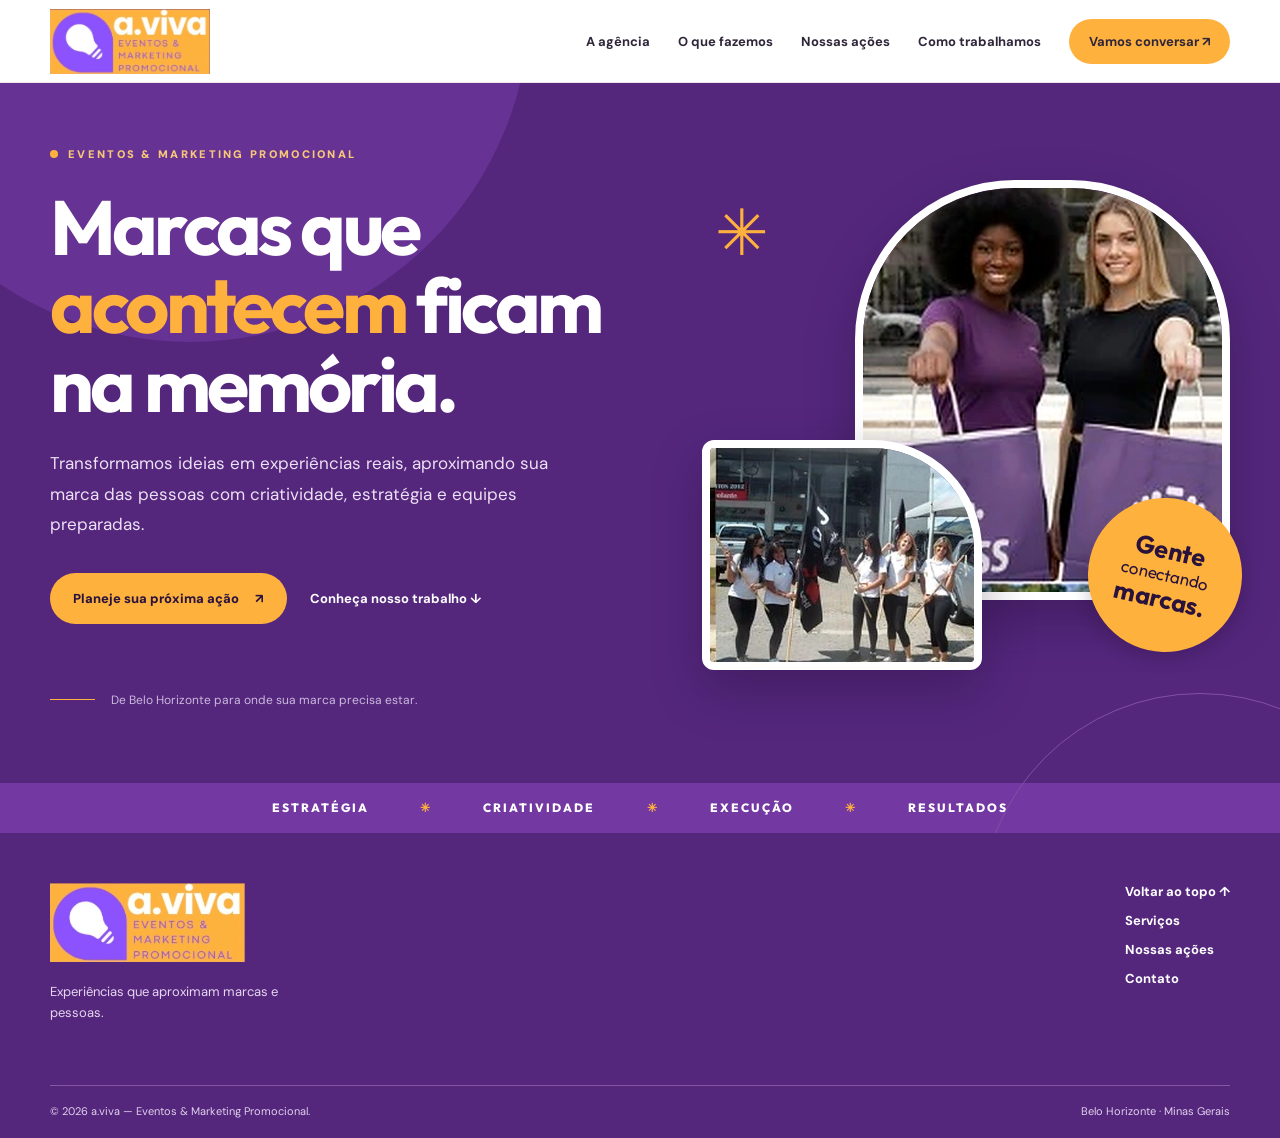
<file: index.html>
<!DOCTYPE html>

<html lang="pt-BR">
<head>
<meta charset="utf-8"/>
<meta content="width=device-width,initial-scale=1" name="viewport"/>
<meta content="#512477" name="theme-color"/>
<meta content="A a.viva realiza ações promocionais, ativações de marca, panfletagem, blitz e eventos corporativos em Belo Horizonte. Planejamento, equipe e execução de ponta a ponta." name="description"/>
<meta content="index,follow" name="robots"/>
<meta content="website" property="og:type"/>
<meta content="a.viva | Eventos &amp; Marketing Promocional" property="og:title"/>
<meta content="Sua marca mais perto das pessoas. Ações promocionais e ativações planejadas e executadas em Belo Horizonte." property="og:description"/>
<meta content="pt_BR" property="og:locale"/>
<title>Início | a.viva</title>
<link href="assets/favicon.svg" rel="icon" type="image/svg+xml"/>
<link href="https://fonts.googleapis.com" rel="preconnect"/>
<link crossorigin="" href="https://fonts.gstatic.com" rel="preconnect"/>
<link href="https://fonts.googleapis.com/css2?family=DM+Sans:wght@400;500;600;700&amp;family=Outfit:wght@400;500;600;700;800;900&amp;display=swap" rel="stylesheet"/>
<link href="styles.css" rel="stylesheet"/>
<script type="application/ld+json">{"@context":"https://schema.org","@type":"ProfessionalService","name":"a.viva — Eventos & Marketing Promocional","description":"Agência de ações promocionais, ativações de marca e comunicação offline.","areaServed":{"@type":"City","name":"Belo Horizonte"},"address":{"@type":"PostalAddress","addressLocality":"Belo Horizonte","addressRegion":"MG","addressCountry":"BR"},"telephone":"+55-31-3487-6741","sameAs":["https://www.instagram.com/aviva.eventos/"]}</script>
</head>
<body>
<a class="skip" href="#conteudo">Pular para o conteúdo</a>
<header class="header" id="inicio">
<div class="container nav">
<a aria-label="a.viva, início" class="brand" href="index.html"><img alt="a.viva Eventos e Marketing Promocional" src="assets/logo-original.webp"/></a>
<button aria-controls="menu" aria-expanded="false" aria-label="Abrir menu" class="menu-toggle" id="menuToggle"><span></span><span></span><span></span></button>
<nav aria-label="Navegação principal" id="menu"><a href="agencia.html">A agência</a><a href="servicos.html">O que fazemos</a><a href="portfolio.html">Nossas ações</a><a href="metodologia.html">Como trabalhamos</a><a class="nav-cta" href="orcamento.html">Vamos conversar <span aria-hidden="true">↗</span></a></nav>
</div>
</header>
<main id="conteudo">
<section class="hero">
<div aria-hidden="true" class="hero-orb orb-one"></div><div aria-hidden="true" class="hero-orb orb-two"></div>
<div class="container hero-grid">
<div class="hero-copy"><span class="eyebrow light"><span class="dot"></span> EVENTOS &amp; MARKETING PROMOCIONAL</span><h1>Marcas que <em>acontecem</em> ficam na memória.</h1><p>Transformamos ideias em experiências reais, aproximando sua marca das pessoas com criatividade, estratégia e equipes preparadas.</p><div class="hero-actions"><a class="btn btn-orange" href="orcamento.html">Planeje sua próxima ação <span aria-hidden="true">↗</span></a><a class="hero-link" href="portfolio.html">Conheça nosso trabalho <span aria-hidden="true">↓</span></a></div><div class="hero-foot"><span class="hero-line"></span><span>De Belo Horizonte para onde sua marca precisa estar.</span></div></div>
<div class="hero-visual"><div class="hero-photo photo-large"><img alt="Promotoras participando de ação de ativação de marca" fetchpriority="high" src="assets/acao-02.webp"/></div><div class="hero-photo photo-small"><img alt="Equipe de promotoras em campanha externa" src="assets/acao-04.webp"/></div><div class="hero-circle"><strong>Gente</strong><span>conectando</span><strong>marcas.</strong></div><span aria-hidden="true" class="starburst">✳</span></div>
</div>
<div aria-hidden="true" class="hero-bottom"><span>ESTRATÉGIA</span><b>✳</b><span>CRIATIVIDADE</span><b>✳</b><span>EXECUÇÃO</span><b>✳</b><span>RESULTADOS</span></div>
</section>





</main>
<footer class="footer"><div class="container footer-top"><div class="footer-brand"><img alt="a.viva" src="assets/logo-original.webp"/><p>Experiências que aproximam marcas e pessoas.</p></div><div class="footer-links"><a href="index.html">Voltar ao topo ↑</a><a href="servicos.html">Serviços</a><a href="portfolio.html">Nossas ações</a><a href="orcamento.html">Contato</a></div></div><div class="container footer-bottom"><span>© <span id="year"></span> a.viva — Eventos &amp; Marketing Promocional.</span><span>Belo Horizonte · Minas Gerais</span></div></footer>
<dialog aria-label="Foto ampliada" id="lightbox"><button aria-label="Fechar imagem" class="close-lightbox" id="closeLightbox">×</button><img alt="" id="lightboxImg"/><p id="lightboxCaption"></p></dialog>
<script defer="" src="script.js"></script>
</body></html>
</file>
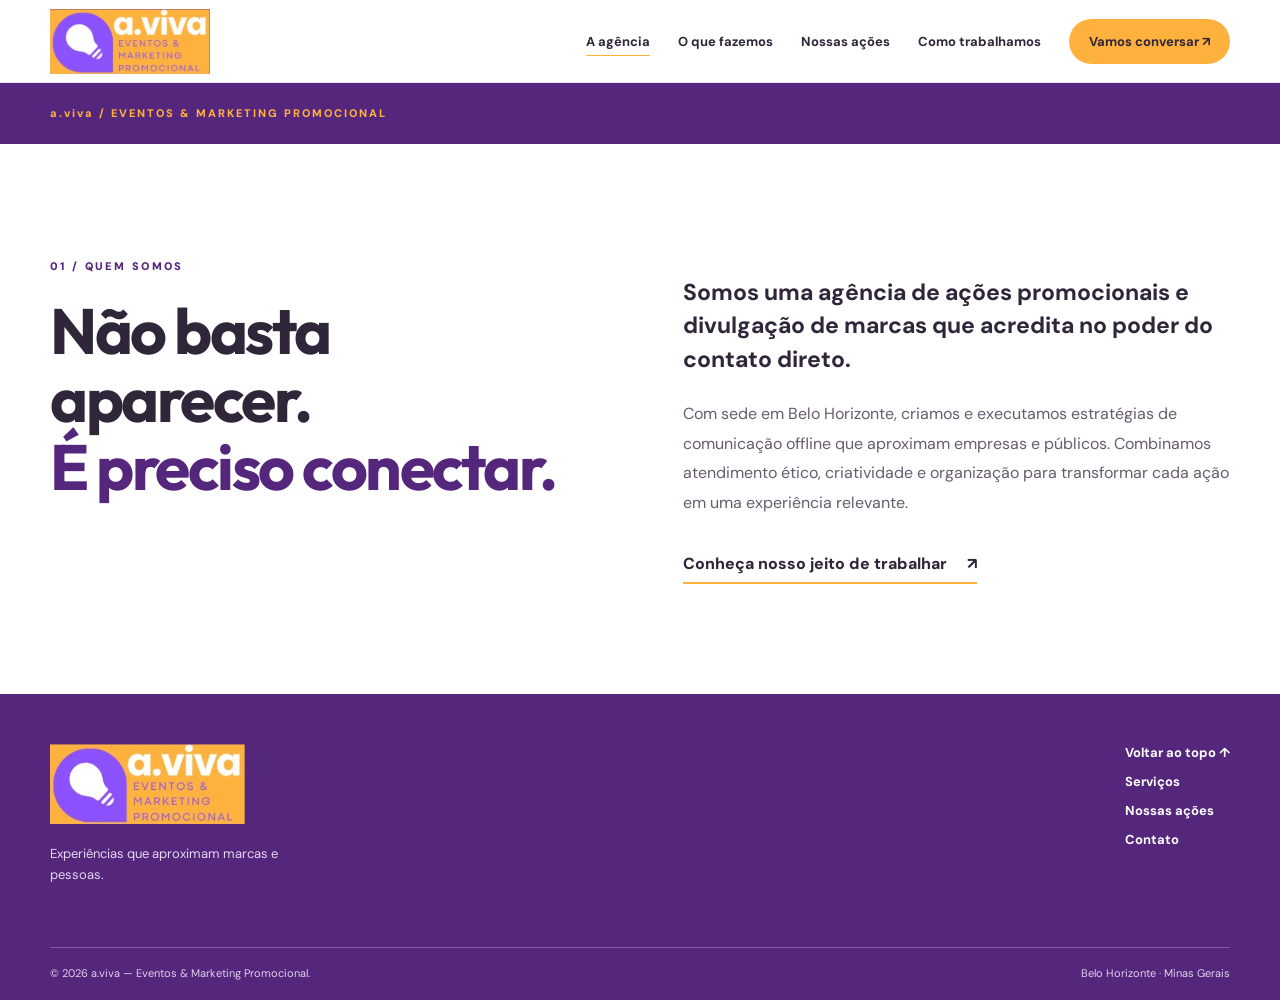
<file: agencia.html>
<!DOCTYPE html>

<html lang="pt-BR">
<head>
<meta charset="utf-8"/>
<meta content="width=device-width,initial-scale=1" name="viewport"/>
<meta content="#512477" name="theme-color"/>
<meta content="A a.viva realiza ações promocionais, ativações de marca, panfletagem, blitz e eventos corporativos em Belo Horizonte. Planejamento, equipe e execução de ponta a ponta." name="description"/>
<meta content="index,follow" name="robots"/>
<meta content="website" property="og:type"/>
<meta content="a.viva | Eventos &amp; Marketing Promocional" property="og:title"/>
<meta content="Sua marca mais perto das pessoas. Ações promocionais e ativações planejadas e executadas em Belo Horizonte." property="og:description"/>
<meta content="pt_BR" property="og:locale"/>
<title>A agência | a.viva</title>
<link href="assets/favicon.svg" rel="icon" type="image/svg+xml"/>
<link href="https://fonts.googleapis.com" rel="preconnect"/>
<link crossorigin="" href="https://fonts.gstatic.com" rel="preconnect"/>
<link href="https://fonts.googleapis.com/css2?family=DM+Sans:wght@400;500;600;700&amp;family=Outfit:wght@400;500;600;700;800;900&amp;display=swap" rel="stylesheet"/>
<link href="styles.css" rel="stylesheet"/>
<script type="application/ld+json">{"@context":"https://schema.org","@type":"ProfessionalService","name":"a.viva — Eventos & Marketing Promocional","description":"Agência de ações promocionais, ativações de marca e comunicação offline.","areaServed":{"@type":"City","name":"Belo Horizonte"},"address":{"@type":"PostalAddress","addressLocality":"Belo Horizonte","addressRegion":"MG","addressCountry":"BR"},"telephone":"+55-31-3487-6741","sameAs":["https://www.instagram.com/aviva.eventos/"]}</script>
</head>
<body>
<a class="skip" href="#conteudo">Pular para o conteúdo</a>
<header class="header" id="inicio">
<div class="container nav">
<a aria-label="a.viva, início" class="brand" href="index.html"><img alt="a.viva Eventos e Marketing Promocional" src="assets/logo-original.webp"/></a>
<button aria-controls="menu" aria-expanded="false" aria-label="Abrir menu" class="menu-toggle" id="menuToggle"><span></span><span></span><span></span></button>
<nav aria-label="Navegação principal" id="menu"><a aria-current="page" href="agencia.html">A agência</a><a href="servicos.html">O que fazemos</a><a href="portfolio.html">Nossas ações</a><a href="metodologia.html">Como trabalhamos</a><a class="nav-cta" href="orcamento.html">Vamos conversar <span aria-hidden="true">↗</span></a></nav>
</div>
</header>
<main id="conteudo">

<div class="subpage-banner"><div class="container"><span>a.viva / EVENTOS &amp; MARKETING PROMOCIONAL</span></div></div><section class="intro section" id="sobre"><div class="container two-col"><div><span class="eyebrow">01 / QUEM SOMOS</span><h2>Não basta aparecer.<br/><span>É preciso conectar.</span></h2></div><div class="intro-body"><p class="lead">Somos uma agência de ações promocionais e divulgação de marcas que acredita no poder do contato direto.</p><p>Com sede em Belo Horizonte, criamos e executamos estratégias de comunicação offline que aproximam empresas e públicos. Combinamos atendimento ético, criatividade e organização para transformar cada ação em uma experiência relevante.</p><a class="text-link" href="metodologia.html">Conheça nosso jeito de trabalhar <span>↗</span></a></div></div></section>




</main>
<footer class="footer"><div class="container footer-top"><div class="footer-brand"><img alt="a.viva" src="assets/logo-original.webp"/><p>Experiências que aproximam marcas e pessoas.</p></div><div class="footer-links"><a href="index.html">Voltar ao topo ↑</a><a href="servicos.html">Serviços</a><a href="portfolio.html">Nossas ações</a><a href="orcamento.html">Contato</a></div></div><div class="container footer-bottom"><span>© <span id="year"></span> a.viva — Eventos &amp; Marketing Promocional.</span><span>Belo Horizonte · Minas Gerais</span></div></footer>
<dialog aria-label="Foto ampliada" id="lightbox"><button aria-label="Fechar imagem" class="close-lightbox" id="closeLightbox">×</button><img alt="" id="lightboxImg"/><p id="lightboxCaption"></p></dialog>
<script defer="" src="script.js"></script>
</body></html>
</file>
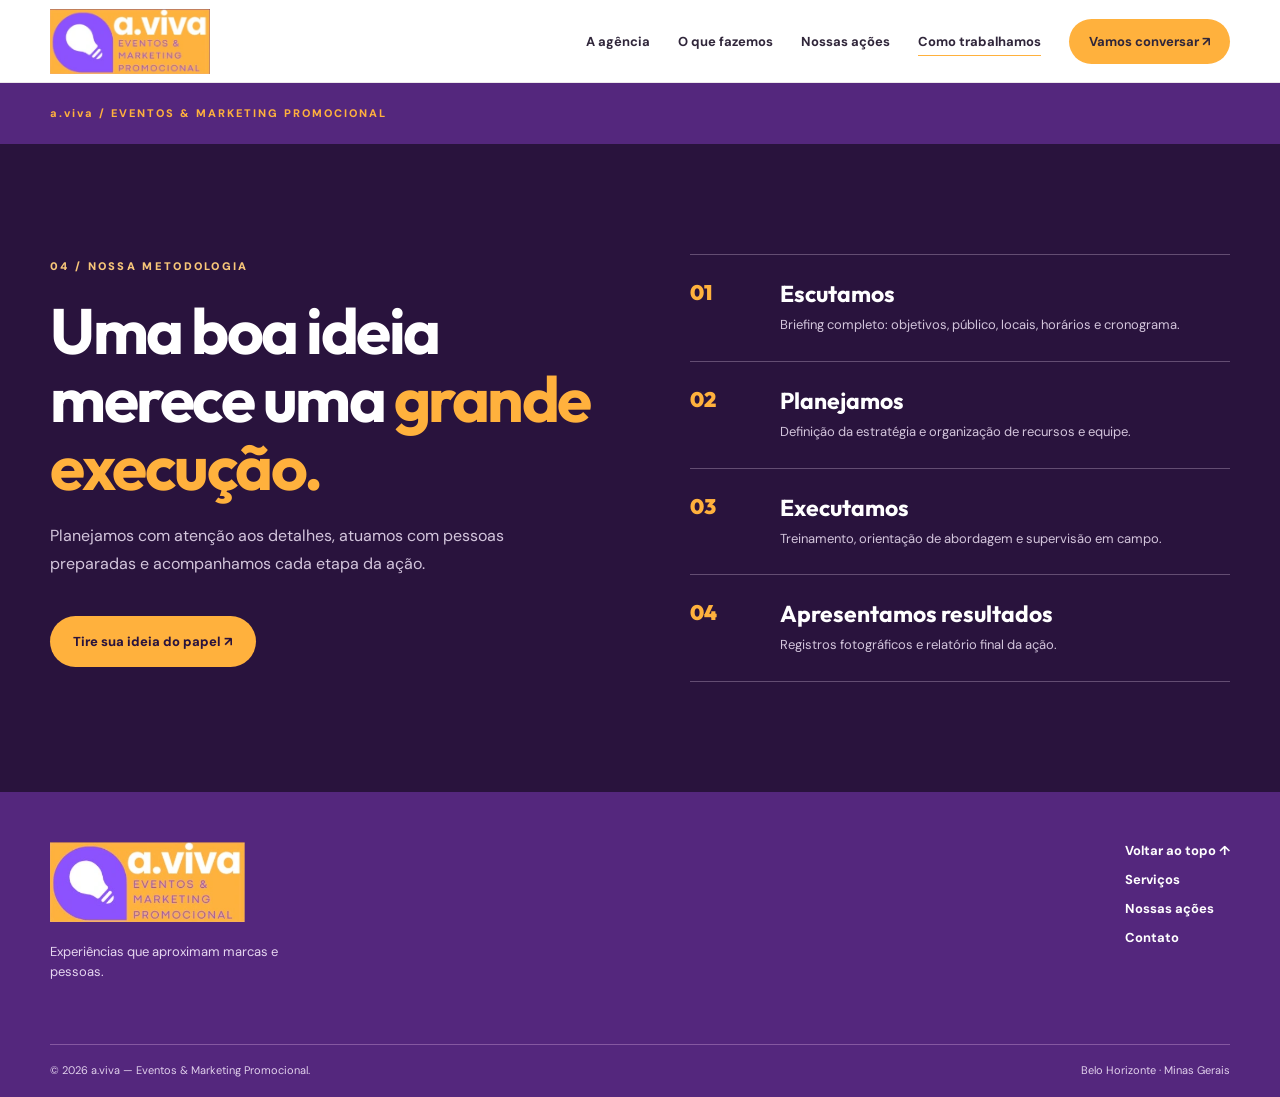
<file: metodologia.html>
<!DOCTYPE html>

<html lang="pt-BR">
<head>
<meta charset="utf-8"/>
<meta content="width=device-width,initial-scale=1" name="viewport"/>
<meta content="#512477" name="theme-color"/>
<meta content="A a.viva realiza ações promocionais, ativações de marca, panfletagem, blitz e eventos corporativos em Belo Horizonte. Planejamento, equipe e execução de ponta a ponta." name="description"/>
<meta content="index,follow" name="robots"/>
<meta content="website" property="og:type"/>
<meta content="a.viva | Eventos &amp; Marketing Promocional" property="og:title"/>
<meta content="Sua marca mais perto das pessoas. Ações promocionais e ativações planejadas e executadas em Belo Horizonte." property="og:description"/>
<meta content="pt_BR" property="og:locale"/>
<title>Metodologia | a.viva</title>
<link href="assets/favicon.svg" rel="icon" type="image/svg+xml"/>
<link href="https://fonts.googleapis.com" rel="preconnect"/>
<link crossorigin="" href="https://fonts.gstatic.com" rel="preconnect"/>
<link href="https://fonts.googleapis.com/css2?family=DM+Sans:wght@400;500;600;700&amp;family=Outfit:wght@400;500;600;700;800;900&amp;display=swap" rel="stylesheet"/>
<link href="styles.css" rel="stylesheet"/>
<script type="application/ld+json">{"@context":"https://schema.org","@type":"ProfessionalService","name":"a.viva — Eventos & Marketing Promocional","description":"Agência de ações promocionais, ativações de marca e comunicação offline.","areaServed":{"@type":"City","name":"Belo Horizonte"},"address":{"@type":"PostalAddress","addressLocality":"Belo Horizonte","addressRegion":"MG","addressCountry":"BR"},"telephone":"+55-31-3487-6741","sameAs":["https://www.instagram.com/aviva.eventos/"]}</script>
</head>
<body>
<a class="skip" href="#conteudo">Pular para o conteúdo</a>
<header class="header" id="inicio">
<div class="container nav">
<a aria-label="a.viva, início" class="brand" href="index.html"><img alt="a.viva Eventos e Marketing Promocional" src="assets/logo-original.webp"/></a>
<button aria-controls="menu" aria-expanded="false" aria-label="Abrir menu" class="menu-toggle" id="menuToggle"><span></span><span></span><span></span></button>
<nav aria-label="Navegação principal" id="menu"><a href="agencia.html">A agência</a><a href="servicos.html">O que fazemos</a><a href="portfolio.html">Nossas ações</a><a aria-current="page" href="metodologia.html">Como trabalhamos</a><a class="nav-cta" href="orcamento.html">Vamos conversar <span aria-hidden="true">↗</span></a></nav>
</div>
</header>
<main id="conteudo">




<div class="subpage-banner"><div class="container"><span>a.viva / EVENTOS &amp; MARKETING PROMOCIONAL</span></div></div><section class="method section" id="metodo"><div class="container method-grid"><div><span class="eyebrow light">04 / NOSSA METODOLOGIA</span><h2>Uma boa ideia<br/>merece uma <em>grande execução.</em></h2><p>Planejamos com atenção aos detalhes, atuamos com pessoas preparadas e acompanhamos cada etapa da ação.</p><a class="btn btn-orange" href="orcamento.html">Tire sua ideia do papel ↗</a></div><div class="steps"><div class="step"><span>01</span><div><h3>Escutamos</h3><p>Briefing completo: objetivos, público, locais, horários e cronograma.</p></div></div><div class="step"><span>02</span><div><h3>Planejamos</h3><p>Definição da estratégia e organização de recursos e equipe.</p></div></div><div class="step"><span>03</span><div><h3>Executamos</h3><p>Treinamento, orientação de abordagem e supervisão em campo.</p></div></div><div class="step"><span>04</span><div><h3>Apresentamos resultados</h3><p>Registros fotográficos e relatório final da ação.</p></div></div></div></div></section>

</main>
<footer class="footer"><div class="container footer-top"><div class="footer-brand"><img alt="a.viva" src="assets/logo-original.webp"/><p>Experiências que aproximam marcas e pessoas.</p></div><div class="footer-links"><a href="index.html">Voltar ao topo ↑</a><a href="servicos.html">Serviços</a><a href="portfolio.html">Nossas ações</a><a href="orcamento.html">Contato</a></div></div><div class="container footer-bottom"><span>© <span id="year"></span> a.viva — Eventos &amp; Marketing Promocional.</span><span>Belo Horizonte · Minas Gerais</span></div></footer>
<dialog aria-label="Foto ampliada" id="lightbox"><button aria-label="Fechar imagem" class="close-lightbox" id="closeLightbox">×</button><img alt="" id="lightboxImg"/><p id="lightboxCaption"></p></dialog>
<script defer="" src="script.js"></script>
</body></html>
</file>
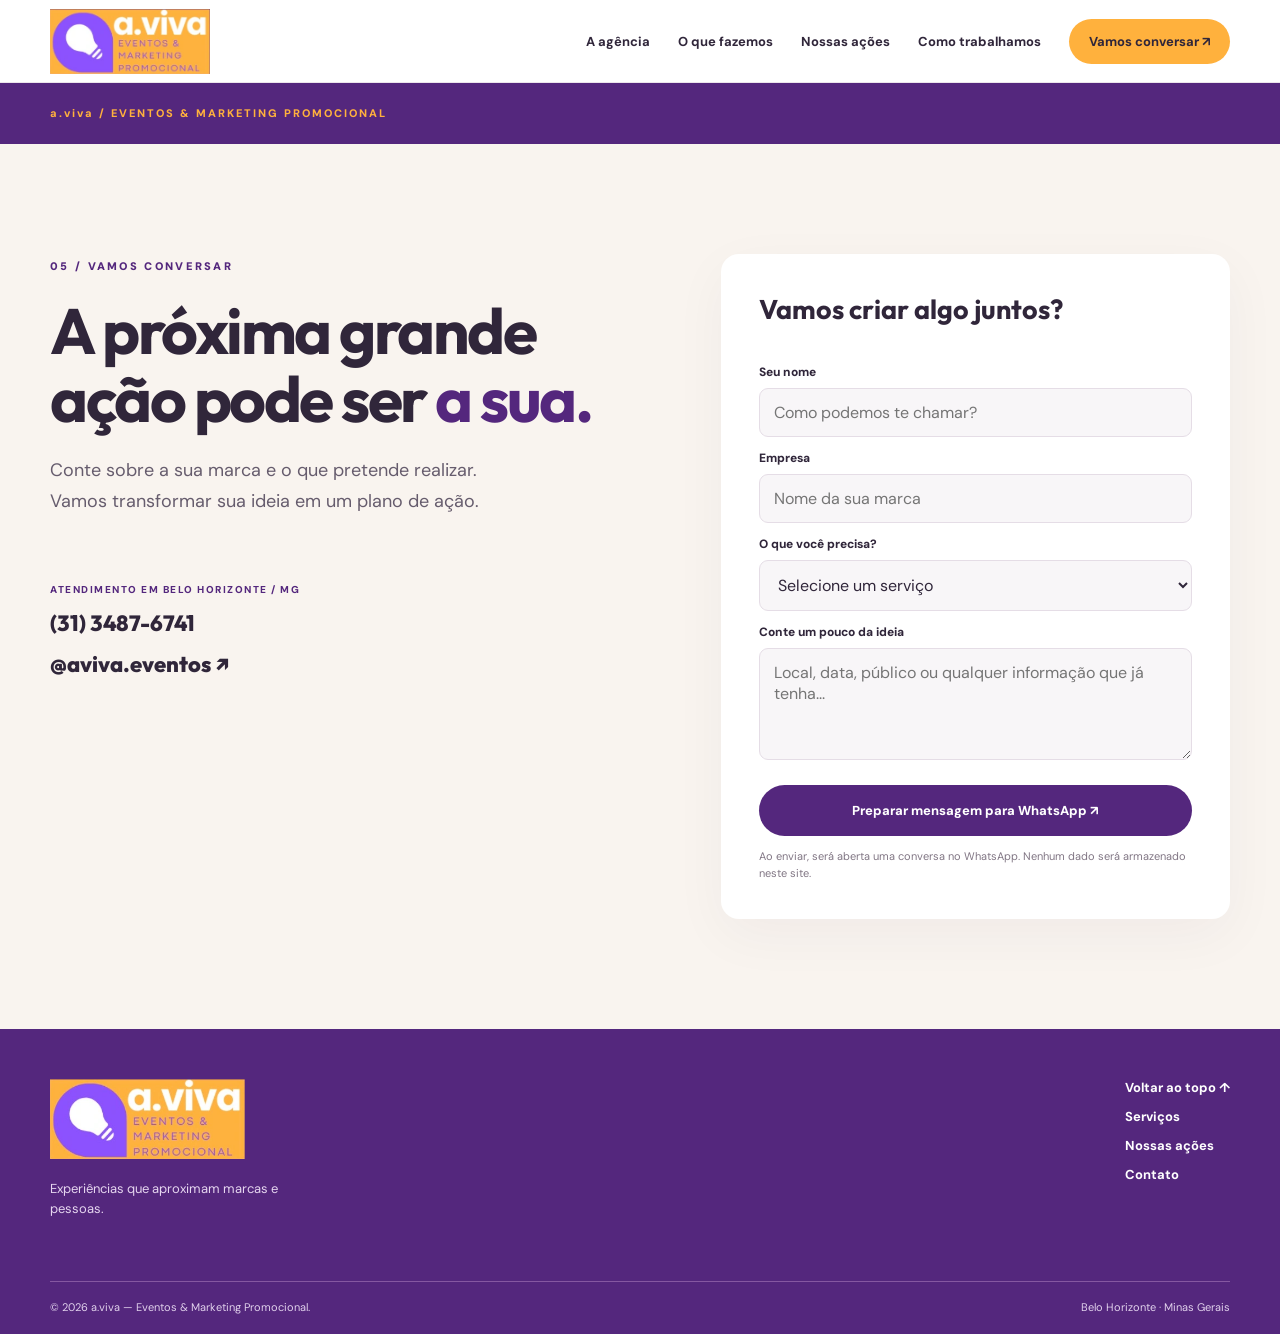
<file: orcamento.html>
<!DOCTYPE html>

<html lang="pt-BR">
<head>
<meta charset="utf-8"/>
<meta content="width=device-width,initial-scale=1" name="viewport"/>
<meta content="#512477" name="theme-color"/>
<meta content="A a.viva realiza ações promocionais, ativações de marca, panfletagem, blitz e eventos corporativos em Belo Horizonte. Planejamento, equipe e execução de ponta a ponta." name="description"/>
<meta content="index,follow" name="robots"/>
<meta content="website" property="og:type"/>
<meta content="a.viva | Eventos &amp; Marketing Promocional" property="og:title"/>
<meta content="Sua marca mais perto das pessoas. Ações promocionais e ativações planejadas e executadas em Belo Horizonte." property="og:description"/>
<meta content="pt_BR" property="og:locale"/>
<title>Orçamento | a.viva</title>
<link href="assets/favicon.svg" rel="icon" type="image/svg+xml"/>
<link href="https://fonts.googleapis.com" rel="preconnect"/>
<link crossorigin="" href="https://fonts.gstatic.com" rel="preconnect"/>
<link href="https://fonts.googleapis.com/css2?family=DM+Sans:wght@400;500;600;700&amp;family=Outfit:wght@400;500;600;700;800;900&amp;display=swap" rel="stylesheet"/>
<link href="styles.css" rel="stylesheet"/>
<script type="application/ld+json">{"@context":"https://schema.org","@type":"ProfessionalService","name":"a.viva — Eventos & Marketing Promocional","description":"Agência de ações promocionais, ativações de marca e comunicação offline.","areaServed":{"@type":"City","name":"Belo Horizonte"},"address":{"@type":"PostalAddress","addressLocality":"Belo Horizonte","addressRegion":"MG","addressCountry":"BR"},"telephone":"+55-31-3487-6741","sameAs":["https://www.instagram.com/aviva.eventos/"]}</script>
</head>
<body>
<a class="skip" href="#conteudo">Pular para o conteúdo</a>
<header class="header" id="inicio">
<div class="container nav">
<a aria-label="a.viva, início" class="brand" href="index.html"><img alt="a.viva Eventos e Marketing Promocional" src="assets/logo-original.webp"/></a>
<button aria-controls="menu" aria-expanded="false" aria-label="Abrir menu" class="menu-toggle" id="menuToggle"><span></span><span></span><span></span></button>
<nav aria-label="Navegação principal" id="menu"><a href="agencia.html">A agência</a><a href="servicos.html">O que fazemos</a><a href="portfolio.html">Nossas ações</a><a href="metodologia.html">Como trabalhamos</a><a aria-current="page" class="nav-cta" href="orcamento.html">Vamos conversar <span aria-hidden="true">↗</span></a></nav>
</div>
</header>
<main id="conteudo">





<div class="subpage-banner"><div class="container"><span>a.viva / EVENTOS &amp; MARKETING PROMOCIONAL</span></div></div><section class="contact section" id="contato"><div class="container contact-grid"><div><span class="eyebrow">05 / VAMOS CONVERSAR</span><h2>A próxima grande<br/>ação pode ser <span>a sua.</span></h2><p>Conte sobre a sua marca e o que pretende realizar. Vamos transformar sua ideia em um plano de ação.</p><div class="contact-detail"><span>ATENDIMENTO EM BELO HORIZONTE / MG</span><a href="tel:+553134876741">(31) 3487-6741</a><a href="https://www.instagram.com/aviva.eventos/" rel="noopener noreferrer" target="_blank">@aviva.eventos ↗</a></div></div><form class="contact-form" id="contactForm"><h3>Vamos criar algo juntos?</h3><label for="name">Seu nome</label><input id="name" maxlength="80" name="name" placeholder="Como podemos te chamar?" required=""/><label for="company">Empresa</label><input id="company" maxlength="100" name="company" placeholder="Nome da sua marca" required=""/><label for="service">O que você precisa?</label><select id="service" name="service" required=""><option value="">Selecione um serviço</option><option>Ações de rua e blitz</option><option>Ativações de marca e PDV</option><option>Eventos e lançamentos</option><option>Promotores e mascotes</option><option>Outro / quero orientação</option></select><label for="details">Conte um pouco da ideia</label><textarea id="details" maxlength="1200" name="details" placeholder="Local, data, público ou qualquer informação que já tenha..." rows="4"></textarea><button class="btn btn-purple" type="submit">Preparar mensagem para WhatsApp ↗</button><small>Ao enviar, será aberta uma conversa no WhatsApp. Nenhum dado será armazenado neste site.</small></form></div></section>
</main>
<footer class="footer"><div class="container footer-top"><div class="footer-brand"><img alt="a.viva" src="assets/logo-original.webp"/><p>Experiências que aproximam marcas e pessoas.</p></div><div class="footer-links"><a href="index.html">Voltar ao topo ↑</a><a href="servicos.html">Serviços</a><a href="portfolio.html">Nossas ações</a><a href="orcamento.html">Contato</a></div></div><div class="container footer-bottom"><span>© <span id="year"></span> a.viva — Eventos &amp; Marketing Promocional.</span><span>Belo Horizonte · Minas Gerais</span></div></footer>
<dialog aria-label="Foto ampliada" id="lightbox"><button aria-label="Fechar imagem" class="close-lightbox" id="closeLightbox">×</button><img alt="" id="lightboxImg"/><p id="lightboxCaption"></p></dialog>
<script defer="" src="script.js"></script>
</body></html>
</file>
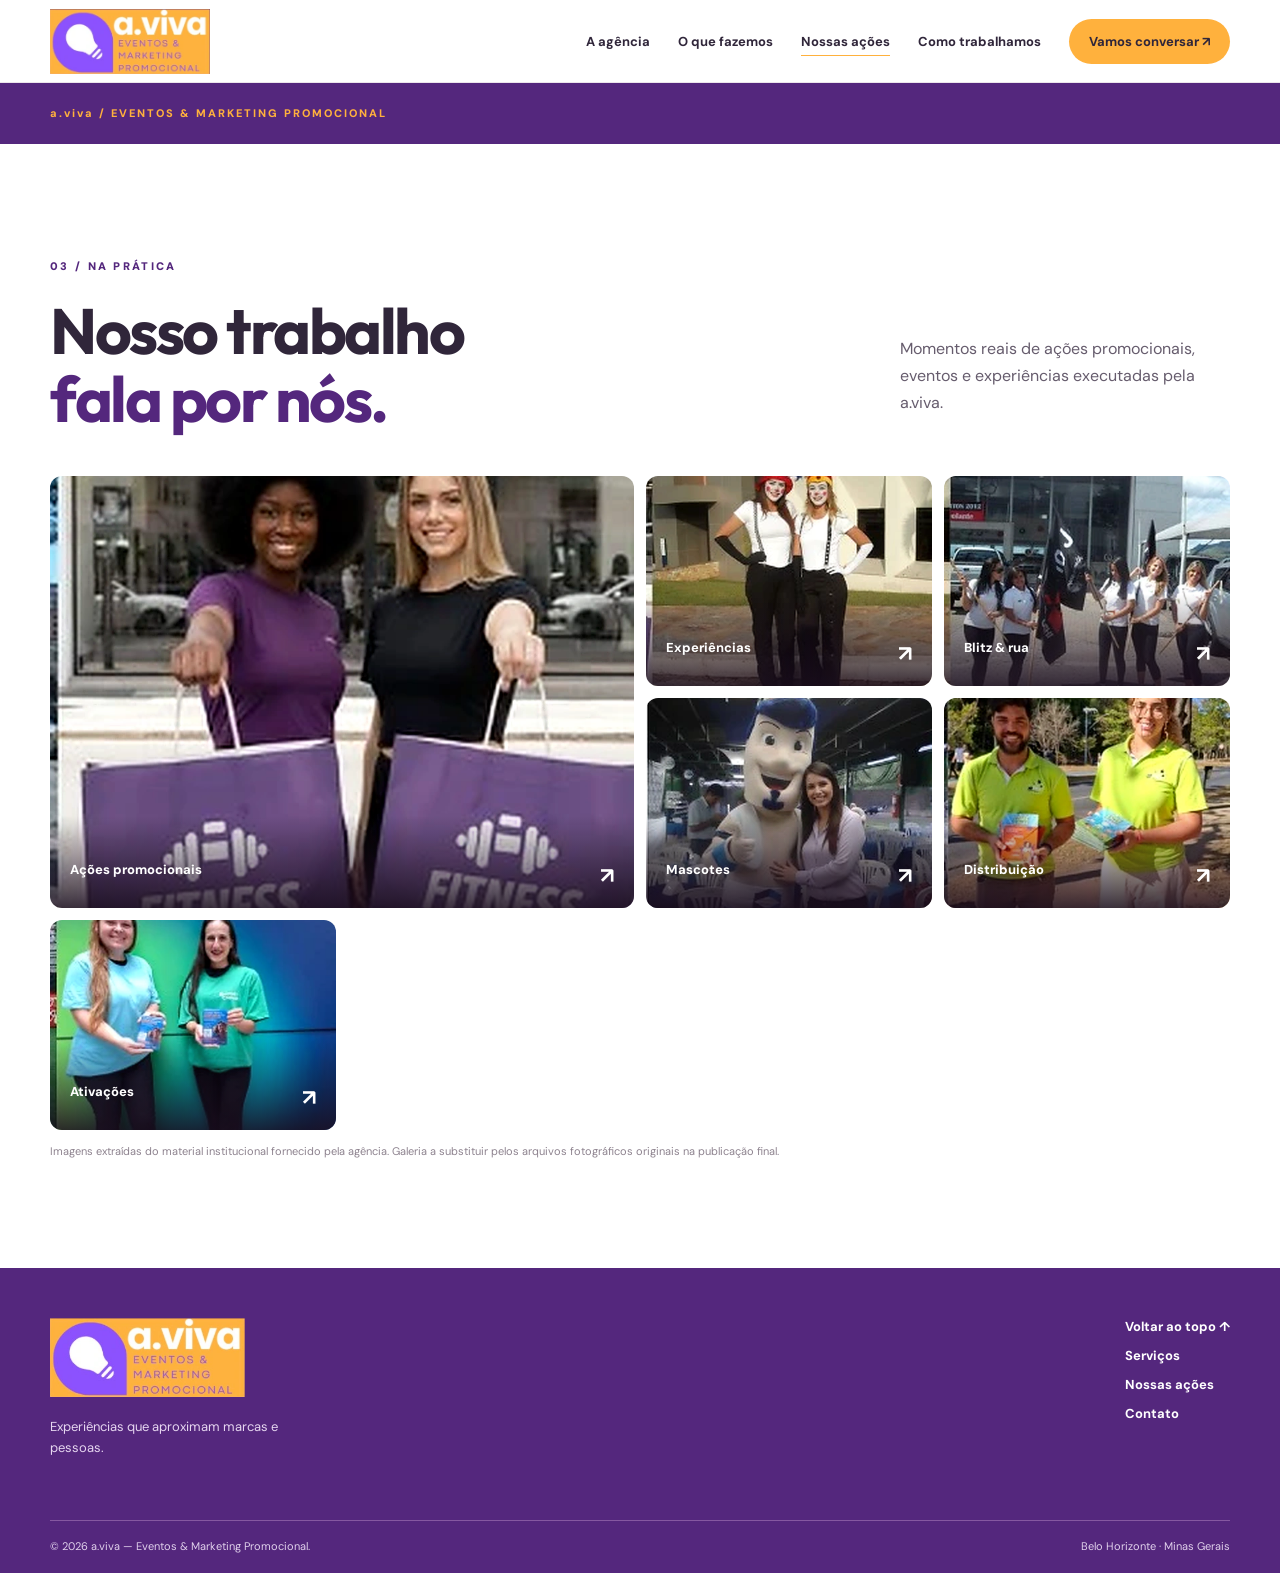
<file: portfolio.html>
<!DOCTYPE html>

<html lang="pt-BR">
<head>
<meta charset="utf-8"/>
<meta content="width=device-width,initial-scale=1" name="viewport"/>
<meta content="#512477" name="theme-color"/>
<meta content="A a.viva realiza ações promocionais, ativações de marca, panfletagem, blitz e eventos corporativos em Belo Horizonte. Planejamento, equipe e execução de ponta a ponta." name="description"/>
<meta content="index,follow" name="robots"/>
<meta content="website" property="og:type"/>
<meta content="a.viva | Eventos &amp; Marketing Promocional" property="og:title"/>
<meta content="Sua marca mais perto das pessoas. Ações promocionais e ativações planejadas e executadas em Belo Horizonte." property="og:description"/>
<meta content="pt_BR" property="og:locale"/>
<title>Portfólio | a.viva</title>
<link href="assets/favicon.svg" rel="icon" type="image/svg+xml"/>
<link href="https://fonts.googleapis.com" rel="preconnect"/>
<link crossorigin="" href="https://fonts.gstatic.com" rel="preconnect"/>
<link href="https://fonts.googleapis.com/css2?family=DM+Sans:wght@400;500;600;700&amp;family=Outfit:wght@400;500;600;700;800;900&amp;display=swap" rel="stylesheet"/>
<link href="styles.css" rel="stylesheet"/>
<script type="application/ld+json">{"@context":"https://schema.org","@type":"ProfessionalService","name":"a.viva — Eventos & Marketing Promocional","description":"Agência de ações promocionais, ativações de marca e comunicação offline.","areaServed":{"@type":"City","name":"Belo Horizonte"},"address":{"@type":"PostalAddress","addressLocality":"Belo Horizonte","addressRegion":"MG","addressCountry":"BR"},"telephone":"+55-31-3487-6741","sameAs":["https://www.instagram.com/aviva.eventos/"]}</script>
</head>
<body>
<a class="skip" href="#conteudo">Pular para o conteúdo</a>
<header class="header" id="inicio">
<div class="container nav">
<a aria-label="a.viva, início" class="brand" href="index.html"><img alt="a.viva Eventos e Marketing Promocional" src="assets/logo-original.webp"/></a>
<button aria-controls="menu" aria-expanded="false" aria-label="Abrir menu" class="menu-toggle" id="menuToggle"><span></span><span></span><span></span></button>
<nav aria-label="Navegação principal" id="menu"><a href="agencia.html">A agência</a><a href="servicos.html">O que fazemos</a><a aria-current="page" href="portfolio.html">Nossas ações</a><a href="metodologia.html">Como trabalhamos</a><a class="nav-cta" href="orcamento.html">Vamos conversar <span aria-hidden="true">↗</span></a></nav>
</div>
</header>
<main id="conteudo">



<div class="subpage-banner"><div class="container"><span>a.viva / EVENTOS &amp; MARKETING PROMOCIONAL</span></div></div><section class="portfolio section" id="cases"><div class="container"><div class="section-header"><div><span class="eyebrow">03 / NA PRÁTICA</span><h2>Nosso trabalho<br/><span>fala por nós.</span></h2></div><p>Momentos reais de ações promocionais, eventos e experiências executadas pela a.viva.</p></div><div class="gallery" id="gallery">
<button aria-label="Ampliar foto de ação promocional" class="gallery-item featured" data-caption="Ação promocional de marca" data-full="assets/acao-02.webp"><img alt="Promotoras em ação com sacolas personalizadas" loading="lazy" src="assets/acao-02.webp"/><span class="gallery-overlay">Ações promocionais <b>↗</b></span></button>
<button aria-label="Ampliar foto de personagens" class="gallery-item" data-caption="Personagens em ação promocional" data-full="assets/acao-03.webp"><img alt="Profissionais caracterizadas para evento" loading="lazy" src="assets/acao-03.webp"/><span class="gallery-overlay">Experiências <b>↗</b></span></button>
<button aria-label="Ampliar foto de equipe em campanha" class="gallery-item" data-caption="Equipe em campanha de rua" data-full="assets/acao-04.webp"><img alt="Promotoras participando de ação com bandeiras" loading="lazy" src="assets/acao-04.webp"/><span class="gallery-overlay">Blitz &amp; rua <b>↗</b></span></button>
<button aria-label="Ampliar foto de ação com mascote" class="gallery-item" data-caption="Ação com mascote" data-full="assets/acao-06.webp"><img alt="Mascote em interação durante evento" loading="lazy" src="assets/acao-06.webp"/><span class="gallery-overlay">Mascotes <b>↗</b></span></button>
<button aria-label="Ampliar foto de distribuição" class="gallery-item" data-caption="Distribuição promocional" data-full="assets/acao-07.webp"><img alt="Promotores exibindo materiais promocionais" loading="lazy" src="assets/acao-07.webp"/><span class="gallery-overlay">Distribuição <b>↗</b></span></button>
<button aria-label="Ampliar foto de divulgação" class="gallery-item" data-caption="Ação de divulgação" data-full="assets/acao-10.webp"><img alt="Promotoras com produtos de divulgação" loading="lazy" src="assets/acao-10.webp"/><span class="gallery-overlay">Ativações <b>↗</b></span></button>
</div><p class="photo-note">Imagens extraídas do material institucional fornecido pela agência. Galeria a substituir pelos arquivos fotográficos originais na publicação final.</p></div></section>


</main>
<footer class="footer"><div class="container footer-top"><div class="footer-brand"><img alt="a.viva" src="assets/logo-original.webp"/><p>Experiências que aproximam marcas e pessoas.</p></div><div class="footer-links"><a href="index.html">Voltar ao topo ↑</a><a href="servicos.html">Serviços</a><a href="portfolio.html">Nossas ações</a><a href="orcamento.html">Contato</a></div></div><div class="container footer-bottom"><span>© <span id="year"></span> a.viva — Eventos &amp; Marketing Promocional.</span><span>Belo Horizonte · Minas Gerais</span></div></footer>
<dialog aria-label="Foto ampliada" id="lightbox"><button aria-label="Fechar imagem" class="close-lightbox" id="closeLightbox">×</button><img alt="" id="lightboxImg"/><p id="lightboxCaption"></p></dialog>
<script defer="" src="script.js"></script>
</body></html>
</file>
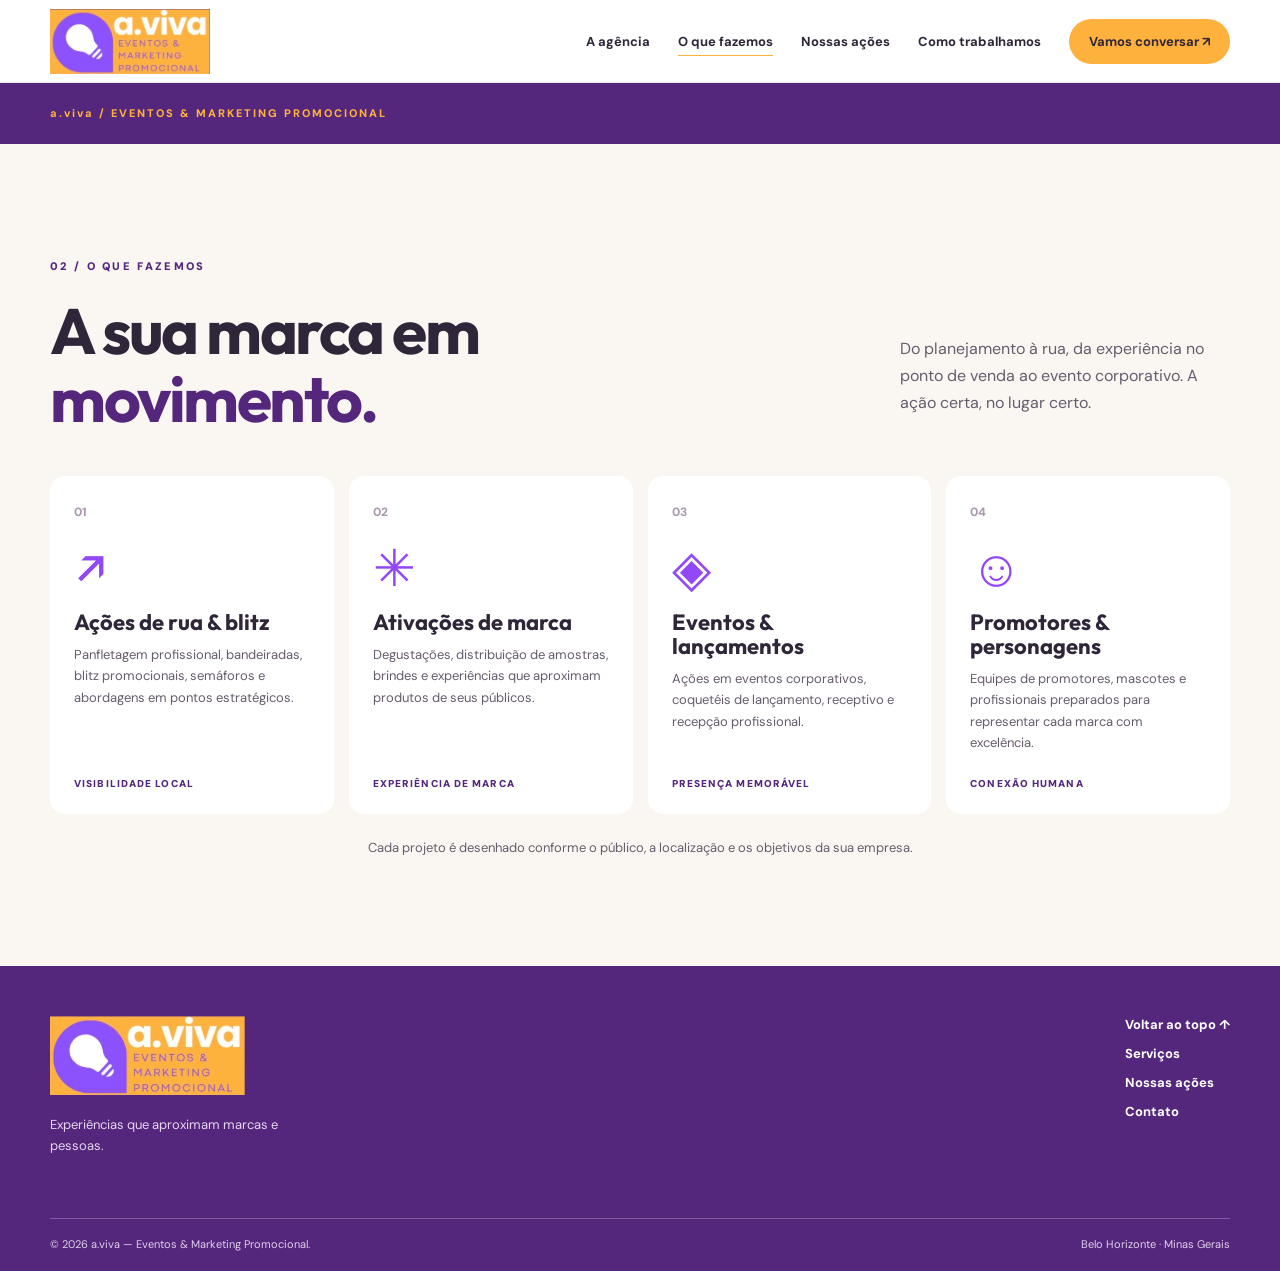
<file: servicos.html>
<!DOCTYPE html>

<html lang="pt-BR">
<head>
<meta charset="utf-8"/>
<meta content="width=device-width,initial-scale=1" name="viewport"/>
<meta content="#512477" name="theme-color"/>
<meta content="A a.viva realiza ações promocionais, ativações de marca, panfletagem, blitz e eventos corporativos em Belo Horizonte. Planejamento, equipe e execução de ponta a ponta." name="description"/>
<meta content="index,follow" name="robots"/>
<meta content="website" property="og:type"/>
<meta content="a.viva | Eventos &amp; Marketing Promocional" property="og:title"/>
<meta content="Sua marca mais perto das pessoas. Ações promocionais e ativações planejadas e executadas em Belo Horizonte." property="og:description"/>
<meta content="pt_BR" property="og:locale"/>
<title>Serviços | a.viva</title>
<link href="assets/favicon.svg" rel="icon" type="image/svg+xml"/>
<link href="https://fonts.googleapis.com" rel="preconnect"/>
<link crossorigin="" href="https://fonts.gstatic.com" rel="preconnect"/>
<link href="https://fonts.googleapis.com/css2?family=DM+Sans:wght@400;500;600;700&amp;family=Outfit:wght@400;500;600;700;800;900&amp;display=swap" rel="stylesheet"/>
<link href="styles.css" rel="stylesheet"/>
<script type="application/ld+json">{"@context":"https://schema.org","@type":"ProfessionalService","name":"a.viva — Eventos & Marketing Promocional","description":"Agência de ações promocionais, ativações de marca e comunicação offline.","areaServed":{"@type":"City","name":"Belo Horizonte"},"address":{"@type":"PostalAddress","addressLocality":"Belo Horizonte","addressRegion":"MG","addressCountry":"BR"},"telephone":"+55-31-3487-6741","sameAs":["https://www.instagram.com/aviva.eventos/"]}</script>
</head>
<body>
<a class="skip" href="#conteudo">Pular para o conteúdo</a>
<header class="header" id="inicio">
<div class="container nav">
<a aria-label="a.viva, início" class="brand" href="index.html"><img alt="a.viva Eventos e Marketing Promocional" src="assets/logo-original.webp"/></a>
<button aria-controls="menu" aria-expanded="false" aria-label="Abrir menu" class="menu-toggle" id="menuToggle"><span></span><span></span><span></span></button>
<nav aria-label="Navegação principal" id="menu"><a href="agencia.html">A agência</a><a aria-current="page" href="servicos.html">O que fazemos</a><a href="portfolio.html">Nossas ações</a><a href="metodologia.html">Como trabalhamos</a><a class="nav-cta" href="orcamento.html">Vamos conversar <span aria-hidden="true">↗</span></a></nav>
</div>
</header>
<main id="conteudo">


<div class="subpage-banner"><div class="container"><span>a.viva / EVENTOS &amp; MARKETING PROMOCIONAL</span></div></div><section class="services section" id="servicos"><div class="container"><div class="section-header"><div><span class="eyebrow">02 / O QUE FAZEMOS</span><h2>A sua marca em<br/><span>movimento.</span></h2></div><p>Do planejamento à rua, da experiência no ponto de venda ao evento corporativo. A ação certa, no lugar certo.</p></div><div class="service-grid">
<article class="service-card"><span class="service-num">01</span><div class="service-symbol">↗</div><h3>Ações de rua &amp; blitz</h3><p>Panfletagem profissional, bandeiradas, blitz promocionais, semáforos e abordagens em pontos estratégicos.</p><span class="service-tag">VISIBILIDADE LOCAL</span></article>
<article class="service-card"><span class="service-num">02</span><div class="service-symbol">✳</div><h3>Ativações de marca</h3><p>Degustações, distribuição de amostras, brindes e experiências que aproximam produtos de seus públicos.</p><span class="service-tag">EXPERIÊNCIA DE MARCA</span></article>
<article class="service-card"><span class="service-num">03</span><div class="service-symbol">◈</div><h3>Eventos &amp; lançamentos</h3><p>Ações em eventos corporativos, coquetéis de lançamento, receptivo e recepção profissional.</p><span class="service-tag">PRESENÇA MEMORÁVEL</span></article>
<article class="service-card"><span class="service-num">04</span><div class="service-symbol">☺</div><h3>Promotores &amp; personagens</h3><p>Equipes de promotores, mascotes e profissionais preparados para representar cada marca com excelência.</p><span class="service-tag">CONEXÃO HUMANA</span></article>
</div><p class="services-note">Cada projeto é desenhado conforme o público, a localização e os objetivos da sua empresa.</p></div></section>



</main>
<footer class="footer"><div class="container footer-top"><div class="footer-brand"><img alt="a.viva" src="assets/logo-original.webp"/><p>Experiências que aproximam marcas e pessoas.</p></div><div class="footer-links"><a href="index.html">Voltar ao topo ↑</a><a href="servicos.html">Serviços</a><a href="portfolio.html">Nossas ações</a><a href="orcamento.html">Contato</a></div></div><div class="container footer-bottom"><span>© <span id="year"></span> a.viva — Eventos &amp; Marketing Promocional.</span><span>Belo Horizonte · Minas Gerais</span></div></footer>
<dialog aria-label="Foto ampliada" id="lightbox"><button aria-label="Fechar imagem" class="close-lightbox" id="closeLightbox">×</button><img alt="" id="lightboxImg"/><p id="lightboxCaption"></p></dialog>
<script defer="" src="script.js"></script>
</body></html>
</file>
<file: styles.css>
:root{--purple:#54277d;--dark:#29133d;--violet:#9148f8;--orange:#ffb13d;--ink:#30263a;--muted:#665c6d;--cream:#faf7f2;--line:#eae4e6}*{box-sizing:border-box}html{scroll-behavior:smooth;scroll-padding-top:80px}body{margin:0;font-family:'DM Sans',sans-serif;color:var(--ink);background:#fff}a{color:inherit;text-decoration:none}button,input,select,textarea{font:inherit}button{cursor:pointer}img{max-width:100%;display:block}.container{width:min(1180px,calc(100% - 48px));margin:auto}.skip{position:absolute;top:-80px;left:20px;z-index:100;background:white;padding:10px}.skip:focus{top:10px}.header{position:sticky;top:0;z-index:20;background:#fff;box-shadow:0 1px 0 #ece5ec}.nav{display:flex;align-items:center;justify-content:space-between;min-height:82px;gap:24px}.brand img{width:160px;height:65px;object-fit:contain}.nav nav{display:flex;align-items:center;gap:28px;font-weight:700;font-size:13px}.nav nav a:not(.nav-cta):hover{color:var(--purple)}.nav-cta{background:var(--orange);padding:14px 20px;border-radius:50px}.nav-cta:hover,.btn-orange:hover{background:#ffc86d}.menu-toggle{display:none;background:transparent;border:0;padding:10px}.menu-toggle span{display:block;background:var(--purple);width:25px;height:3px;margin:5px}.hero{position:relative;background:var(--purple);color:white;overflow:hidden}.hero-grid{position:relative;display:grid;grid-template-columns:1.06fr .94fr;align-items:center;min-height:635px;padding-top:60px;padding-bottom:75px;gap:56px;z-index:1}.hero-orb{position:absolute;border-radius:50%;pointer-events:none}.orb-one{width:680px;height:680px;background:#663293;top:-420px;left:-150px}.orb-two{width:440px;height:440px;border:1px solid #8150a1;bottom:-300px;right:-140px}.eyebrow{font-size:11px;font-weight:900;letter-spacing:2.3px;color:var(--purple);display:inline-flex;align-items:center;gap:10px}.eyebrow.light{color:#f7c679}.dot{display:inline-block;width:8px;height:8px;background:var(--orange);border-radius:50%}h1,h2,h3,p{margin-top:0}h1,h2,h3{font-family:'Outfit',sans-serif}h1{font-size:clamp(54px,6vw,85px);line-height:1.02;letter-spacing:-3.8px;margin:25px 0}h1 em,.method h2 em{font-style:normal;color:var(--orange)}.hero-copy>p{font-size:17px;line-height:1.8;max-width:510px;color:#ede0f4}.hero-actions{display:flex;flex-wrap:wrap;align-items:center;gap:23px;margin-top:33px}.btn{border:0;display:inline-flex;justify-content:center;align-items:center;gap:16px;border-radius:40px;padding:17px 23px;font-weight:800;font-size:13px;transition:background .2s,transform .2s}.btn:hover{transform:translateY(-2px)}.btn-orange{background:var(--orange);color:var(--dark)}.hero-link{font-weight:700;font-size:13px}.hero-link:hover{text-decoration:underline}.hero-foot{display:flex;align-items:center;gap:16px;margin-top:68px;color:#cbb9dc;font-size:12px}.hero-line{height:1px;background:var(--orange);width:45px}.hero-visual{height:490px;position:relative}.hero-photo{position:absolute;overflow:hidden;border:8px solid #fff;box-shadow:0 20px 50px #1e082b50}.hero-photo img{width:100%;height:100%;object-fit:cover;image-rendering:auto}.photo-large{height:420px;width:71%;top:0;right:0;border-radius:160px 160px 15px 15px}.photo-small{height:230px;width:53%;left:0;bottom:0;border-radius:12px 110px 12px 12px}.hero-circle{position:absolute;bottom:18px;right:-12px;width:154px;height:154px;border-radius:50%;background:var(--orange);color:var(--dark);display:flex;flex-direction:column;align-items:center;justify-content:center;transform:rotate(13deg);font-family:Outfit;font-size:17px;line-height:1.15;box-shadow:0 8px 15px #23082b30}.hero-circle strong{font-size:25px}.starburst{position:absolute;color:var(--orange);left:13px;top:12px;font-size:64px}.hero-bottom{background:#7438a3;min-height:50px;display:flex;align-items:center;justify-content:center;gap:clamp(18px,4vw,65px);font-family:Outfit;font-size:12px;font-weight:800;letter-spacing:2px;flex-wrap:wrap;padding:12px}.hero-bottom b{color:var(--orange)}.section{padding:110px 0}.two-col{display:grid;grid-template-columns:1fr 1fr;gap:85px}.section h2{font-size:clamp(42px,5vw,68px);line-height:1.06;letter-spacing:-2.5px;margin:22px 0}.section h2 span{color:var(--purple)}.intro-body{padding-top:22px}.intro-body p{font-size:16px;line-height:1.85;color:var(--muted)}.intro-body .lead{font-size:23px;line-height:1.45;font-weight:700;color:var(--ink)}.text-link{font-weight:800;display:inline-flex;gap:20px;align-items:center;border-bottom:2px solid var(--orange);padding:8px 0;margin-top:12px}.services{background:var(--cream)}.section-header{display:flex;justify-content:space-between;align-items:end;gap:45px;margin-bottom:43px}.section-header h2{margin-bottom:0}.section-header>p{max-width:330px;color:var(--muted);line-height:1.7}.service-grid{display:grid;grid-template-columns:repeat(4,1fr);gap:15px}.service-card{padding:28px 24px 24px;border-radius:15px;background:white;min-height:338px;display:flex;flex-direction:column;transition:transform .2s,box-shadow .2s}.service-card:hover{transform:translateY(-5px);box-shadow:0 12px 32px #48255616}.service-num{font-weight:800;font-size:12px;color:#a999af}.service-symbol{font-size:51px;color:var(--violet);margin:15px 0 10px;font-family:Outfit;height:65px}.service-card h3{font-size:22px;line-height:1.1;margin:0 0 10px}.service-card p{font-size:13px;line-height:1.65;color:var(--muted)}.service-tag{margin-top:auto;color:var(--purple);font-size:10px;font-weight:900;letter-spacing:1.1px}.services-note{text-align:center;font-size:13px;color:var(--muted);margin:25px 0 0}.gallery{display:grid;grid-template-columns:repeat(4,1fr);grid-auto-rows:210px;gap:12px}.gallery-item{position:relative;overflow:hidden;border:0;border-radius:12px;padding:0;background:#e6dce9;text-align:left}.gallery-item.featured{grid-column:span 2;grid-row:span 2}.gallery-item img{width:100%;height:100%;object-fit:cover;transition:transform .35s}.gallery-item:hover img{transform:scale(1.055)}.gallery-overlay{position:absolute;bottom:0;left:0;right:0;background:linear-gradient(transparent,#190d1dd9);color:#fff;font-size:13px;font-weight:800;padding:45px 20px 18px;display:flex;justify-content:space-between}.gallery-overlay b{font-size:22px}.photo-note{font-size:11px;color:#8d828e;margin:14px 0 0}.method{background:var(--dark);color:#fff}.method-grid{display:grid;grid-template-columns:1fr 1fr;gap:100px}.method h2{font-size:clamp(42px,5vw,64px)}.method p{color:#d3c5dc;line-height:1.75;max-width:470px}.method .btn{margin-top:22px}.steps{border-top:1px solid #634d72}.step{display:grid;grid-template-columns:70px 1fr;gap:20px;border-bottom:1px solid #634d72;padding:24px 0}.step>span{color:var(--orange);font-size:21px;font-weight:900;font-family:Outfit}.step h3{font-size:23px;margin:0 0 6px}.step p{margin:0;font-size:13px}.contact{background:#f9f4ef}.contact-grid{display:grid;grid-template-columns:1fr .9fr;gap:105px}.contact-grid>div>p{font-size:18px;color:var(--muted);line-height:1.75;max-width:430px}.contact-detail{margin-top:65px;display:flex;flex-direction:column;gap:13px}.contact-detail span{font-size:10px;letter-spacing:1.5px;font-weight:800;color:var(--purple)}.contact-detail a{font-size:22px;font-weight:800;font-family:Outfit}.contact-form{background:white;padding:38px;border-radius:18px;box-shadow:0 16px 55px #29133d0b;display:flex;flex-direction:column}.contact-form h3{font-size:27px;margin-bottom:25px}.contact-form label{font-size:12px;font-weight:800;margin:13px 0 8px}.contact-form input,.contact-form select,.contact-form textarea{background:#f8f6f8;border:1px solid #e5dde6;border-radius:9px;padding:13px 14px;min-width:0;outline-offset:3px;color:var(--ink)}.contact-form textarea{resize:vertical}.btn-purple{margin-top:25px;background:var(--purple);color:white}.btn-purple:hover{background:#713a9d}.contact-form small{margin-top:12px;color:#817684;font-size:11px;line-height:1.5}.footer{background:var(--purple);color:#fff;padding:50px 0 20px}.footer-top{display:flex;justify-content:space-between;gap:30px;padding-bottom:48px}.footer-brand img{width:195px;height:auto}.footer-brand p{max-width:260px;color:#e6d6f0;font-size:13px;line-height:1.6;margin-top:20px}.footer-links{display:flex;flex-direction:column;gap:12px;font-weight:700;font-size:13px}.footer-links a:hover{text-decoration:underline}.footer-bottom{border-top:1px solid #8558a1;padding-top:18px;display:flex;justify-content:space-between;gap:10px;color:#e1d1ec;font-size:11px}dialog{background:var(--dark);color:#fff;border:0;border-radius:14px;padding:18px;max-width:min(90vw,720px);max-height:90vh;box-shadow:0 30px 100px #0008}dialog::backdrop{background:#15091bd9}dialog img{max-height:70vh;width:auto;margin:auto}dialog p{text-align:center;margin:12px 0 0}.close-lightbox{position:absolute;right:15px;top:10px;border:0;border-radius:50%;background:white;color:var(--dark);height:35px;width:35px;font-size:25px;z-index:1}
@media(max-width:980px){.nav nav{gap:16px}.nav nav a{font-size:12px}.hero-grid{gap:25px}.hero-visual{height:420px}.photo-large{height:360px}.photo-small{height:205px}.service-grid{grid-template-columns:repeat(2,1fr)}.service-card{min-height:280px}.method-grid,.contact-grid{gap:45px}.two-col{gap:45px}}@media(max-width:700px){.container{width:calc(100% - 36px)}.header .nav{min-height:68px}.brand img{width:125px;height:52px}.menu-toggle{display:block}.nav nav{position:absolute;display:none;top:68px;left:0;right:0;background:white;padding:24px;box-shadow:0 20px 30px #0002;flex-direction:column;align-items:stretch;gap:22px}.nav nav.open{display:flex}.nav-cta{text-align:center}.hero-grid{grid-template-columns:1fr;padding-top:65px;padding-bottom:50px;gap:30px}.hero-copy h1{font-size:clamp(46px,12vw,72px);letter-spacing:-2.5px}.hero-copy>p{font-size:15px}.hero-foot{margin-top:36px}.hero-visual{height:390px;max-width:460px;width:100%;margin:auto}.photo-large{height:350px;width:69%}.photo-small{height:180px;width:49%}.hero-circle{height:115px;width:115px;font-size:13px;right:0}.hero-circle strong{font-size:20px}.hero-bottom{font-size:10px;gap:12px}.hero-bottom span:last-child{display:none}.section{padding:75px 0}.two-col,.method-grid,.contact-grid{grid-template-columns:1fr;gap:25px}.section h2{font-size:clamp(40px,10vw,55px);letter-spacing:-1.8px}.intro-body{padding:0}.intro-body .lead{font-size:20px}.section-header{display:block}.section-header>p{max-width:100%;margin-top:18px}.service-grid{grid-template-columns:1fr;gap:12px}.service-card{min-height:245px}.service-symbol{font-size:40px;height:43px}.gallery{grid-template-columns:repeat(2,1fr);grid-auto-rows:165px;gap:8px}.gallery-item.featured{grid-column:span 2;grid-row:span 2}.method .btn{margin-bottom:25px}.contact-detail{margin-top:30px}.contact-form{padding:25px 20px}.footer-top,.footer-bottom{flex-direction:column}.footer-bottom{gap:8px}}@media(prefers-reduced-motion:reduce){html{scroll-behavior:auto}*,*::before,*::after{transition:none!important;animation:none!important}}

.subpage-banner{padding:24px 0;background:#54277d;color:#ffb13d;font-weight:800;font-size:11px;letter-spacing:2px}.nav nav a[aria-current="page"]{text-decoration:underline;text-decoration-color:#ffb13d;text-underline-offset:9px}.header{z-index:50}
</file>
